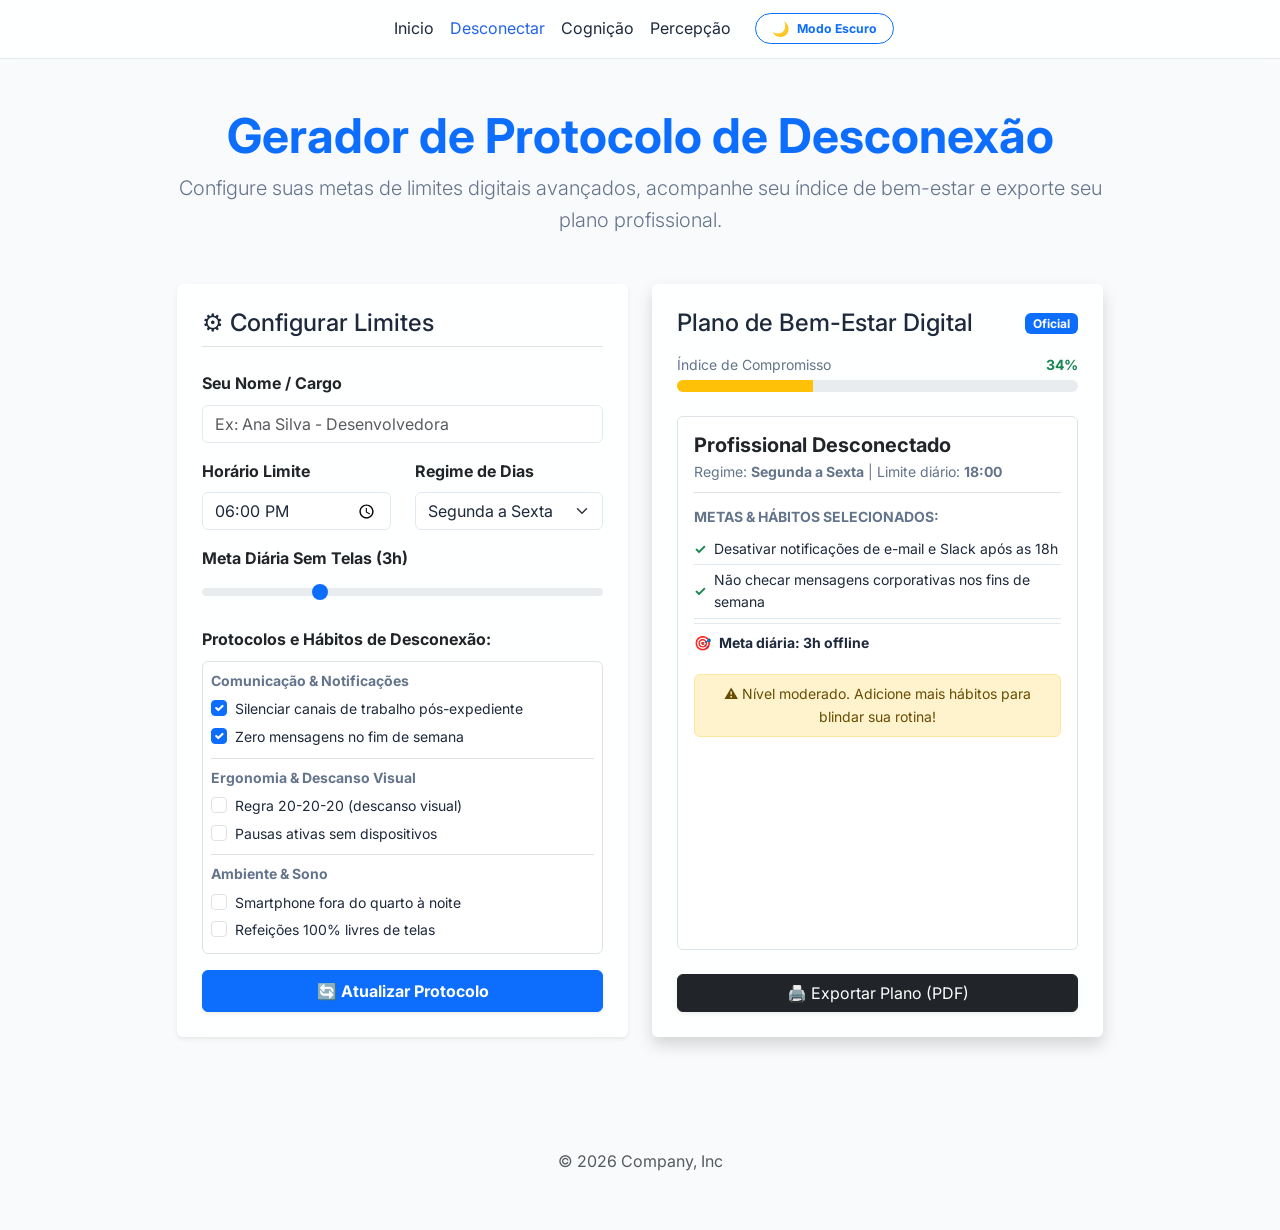
<file: gerador_de_desconexao.html>
<!DOCTYPE html>
<html lang="pt-br">

<head>
    <meta charset="UTF-8">
    <meta name="viewport" content="width=device-width, initial-scale=1.0">
    <title>DESCONEXÃO</title>
    <link href="https://cdn.jsdelivr.net/npm/bootstrap@5.3.8/dist/css/bootstrap.min.css" rel="stylesheet"
        integrity="sha384-sRIl4kxILFvY47J16cr9ZwB07vP4J8+LH7qKQnuqkuIAvNWLzeN8tE5YBujZqJLB" crossorigin="anonymous">
    <link rel="stylesheet" href="./css/styles.css">
</head>

<body>
    <header>
        <nav class="navbar navbar-expand-lg p-2">
            <div class="container-fluid">
                <button class="navbar-toggler" type="button" data-bs-toggle="collapse"
                    data-bs-target="#navbarNavAltMarkup" aria-controls="navbarNavAltMarkup" aria-expanded="false"
                    aria-label="Toggle navigation">
                    <span class="navbar-toggler-icon"></span>
                </button>
                <div class="collapse navbar-collapse" id="navbarNavAltMarkup">
                    <div class="navbar-nav">
                        <a class="nav-link" href="index.html">Inicio</a>
                        <a class="nav-link active" href="gerador_de_desconexao.html">Desconectar</a>
                        <a class="nav-link" href="simulador_cognitivo.html">Cognição</a>
                        <a class="nav-link" href="teste_autopercepcao.html">Percepção</a>
                    </div>
                </div>
            </div>
        </nav>
    </header>
    <main class="container my-5">
        <div class="row justify-content-center">
            <div class="col-lg-10">
                <!-- Cabeçalho da Ferramenta -->
                <div class="text-center mb-5 animate-fade-in">
                    <h1 class="fw-bold display-5 text-primary">Gerador de Protocolo de Desconexão</h1>
                    <p class="lead text-secondary">Configure suas metas de limites digitais avançados, acompanhe seu
                        índice de bem-estar e exporte seu plano profissional.</p>
                </div>

                <div class="row g-4">
                    <!-- Formulário de Configuração -->
                    <div class="col-md-6 d-print-none">
                        <div class="card shadow-sm border-0 h-100 card-hover-effect">
                            <div class="card-body p-4">
                                <h4 class="card-title mb-4 text-dark border-bottom pb-2">⚙️ Configurar Limites</h4>
                                <form id="formProtocolo">
                                    <div class="mb-3">
                                        <label for="nomeProfissional" class="form-label fw-bold">Seu Nome /
                                            Cargo</label>
                                        <input type="text" class="form-control" id="nomeProfissional"
                                            placeholder="Ex: Ana Silva - Desenvolvedora" required>
                                    </div>

                                    <div class="row">
                                        <div class="col-md-6 mb-3">
                                            <label for="horarioCorte" class="form-label fw-bold">Horário Limite</label>
                                            <input type="time" class="form-control" id="horarioCorte" value="18:00"
                                                required>
                                        </div>
                                        <div class="col-md-6 mb-3">
                                            <label for="diasSemana" class="form-label fw-bold">Regime de Dias</label>
                                            <select class="form-select" id="diasSemana">
                                                <option value="Segunda a Sexta">Segunda a Sexta</option>
                                                <option value="Dias Úteis + Finais de Semana">Todos os dias</option>
                                                <option value="Apenas Dias Úteis">Apenas Dias Úteis</option>
                                            </select>
                                        </div>
                                    </div>

                                    <div class="mb-3">
                                        <label for="metaTelas" class="form-label fw-bold">Meta Diária Sem Telas (<span
                                                id="valorMetaTelas">3</span>h)</label>
                                        <input type="range" class="form-range" min="1" max="8" value="3" id="metaTelas">
                                    </div>

                                    <div class="mb-3">
                                        <label class="form-label fw-bold">Protocolos e Hábitos de Desconexão:</label>

                                        <div class="accordion accordion-flush border rounded p-2 bg-light mb-3"
                                            id="accordionAcoes">
                                            <div class="bg-transparent mb-2">
                                                <span class="small fw-bold text-muted d-block mb-1">Comunicação &
                                                    Notificações</span>
                                                <div class="form-check">
                                                    <input class="form-check-input check-acao" type="checkbox"
                                                        value="Desativar notificações de e-mail e Slack após as 18h"
                                                        id="check1" checked>
                                                    <label class="form-check-label small" for="check1">Silenciar canais
                                                        de trabalho pós-expediente</label>
                                                </div>
                                                <div class="form-check">
                                                    <input class="form-check-input check-acao" type="checkbox"
                                                        value="Não checar mensagens corporativas nos fins de semana"
                                                        id="check2" checked>
                                                    <label class="form-check-label small" for="check2">Zero mensagens no
                                                        fim de semana</label>
                                                </div>
                                            </div>

                                            <div class="bg-transparent mb-2 border-top pt-2">
                                                <span class="small fw-bold text-muted d-block mb-1">Ergonomia & Descanso
                                                    Visual</span>
                                                <div class="form-check">
                                                    <input class="form-check-input check-acao" type="checkbox"
                                                        value="Aplicar a regra 20-20-20 a cada 2 horas de tela"
                                                        id="check3">
                                                    <label class="form-check-label small" for="check3">Regra 20-20-20
                                                        (descanso visual)</label>
                                                </div>
                                                <div class="form-check">
                                                    <input class="form-check-input check-acao" type="checkbox"
                                                        value="Fazer pausas ativas de 10 min sem dispositivos"
                                                        id="check4">
                                                    <label class="form-check-label small" for="check4">Pausas ativas sem
                                                        dispositivos</label>
                                                </div>
                                            </div>

                                            <div class="bg-transparent border-top pt-2">
                                                <span class="small fw-bold text-muted d-block mb-1">Ambiente &
                                                    Sono</span>
                                                <div class="form-check">
                                                    <input class="form-check-input check-acao" type="checkbox"
                                                        value="Guardar o smartphone fora do quarto 1 hora antes de dormir"
                                                        id="check5">
                                                    <label class="form-check-label small" for="check5">Smartphone fora
                                                        do quarto à noite</label>
                                                </div>
                                                <div class="form-check">
                                                    <input class="form-check-input check-acao" type="checkbox"
                                                        value="Evitar telas digitais durante as refeições principais"
                                                        id="check6">
                                                    <label class="form-check-label small" for="check6">Refeições 100%
                                                        livres de telas</label>
                                                </div>
                                            </div>
                                        </div>
                                    </div>

                                    <button type="button" id="btnGerar"
                                        class="btn btn-primary w-100 fw-bold py-2 shadow-sm pulse-button">🔄 Atualizar
                                        Protocolo</button>
                                </form>
                            </div>
                        </div>
                    </div>

                    <!-- Visualização e Exportação do Plano -->
                    <div class="col-md-6">
                        <div class="card shadow border-primary h-100 printable-card" id="cardPlano">
                            <div class="card-body p-4 d-flex flex-column">
                                <div class="d-flex justify-content-between align-items-center mb-3">
                                    <h4 class="card-title text-primary m-0">Plano de Bem-Estar Digital</h4>
                                    <span class="badge bg-primary d-print-inline">Oficial</span>
                                </div>

                                <div class="mb-4">
                                    <div class="d-flex justify-content-between small text-muted mb-1">
                                        <span>Índice de Compromisso</span>
                                        <span id="textoPorcentagem" class="fw-bold text-success">50%</span>
                                    </div>
                                    <div class="progress" style="height: 12px;">
                                        <div id="barraProgresso"
                                            class="progress-bar progress-bar-striped progress-bar-animated bg-success transition-progress"
                                            role="progressbar" style="width: 50%;"></div>
                                    </div>
                                </div>

                                <div id="conteudoProtocolo"
                                    class="border rounded p-3 bg-light flex-grow-1 shadow-inner">
                                    <div class="border-bottom pb-2 mb-3">
                                        <h5 id="previewNome" class="fw-bold text-dark mb-1">Profissional</h5>
                                        <p class="text-muted small mb-0">Regime: <strong id="previewDias">Segunda a
                                                Sexta</strong> | Limite diário: <strong
                                                id="previewHorario">18:00</strong></p>
                                    </div>

                                    <h6 class="fw-bold text-secondary text-uppercase small tracking-wide">Metas &
                                        Hábitos Selecionados:</h6>
                                    <ul id="previewListaAcoes" class="list-group list-group-flush mb-3">
                                        <!-- Itens adicionados via JS -->
                                    </ul>

                                    <div id="statusMensagem"
                                        class="alert alert-info py-2 px-3 small mt-3 mb-0 text-center animate-pulse">
                                        ✨ Protocolo pronto para ativação e exportação.
                                    </div>
                                </div>
                                <div class="d-flex gap-2 mt-4 d-print-none">
                                    <button id="btnImprimir" class="btn btn-dark w-100 shadow-sm">🖨️ Exportar Plano
                                        (PDF)</button>
                                </div>
                            </div>
                        </div>
                    </div>
                </div>
            </div>
        </div>
        <!-- Modal Dinâmico de Confirmação -->
        <div class="modal fade d-print-none" id="modalSucessoGerador" tabindex="-1" aria-hidden="true">
            <div class="modal-dialog modal-dialog-centered">
                <div class="modal-content p-3 text-center">
                    <div class="modal-body">
                        <div class="fs-1 text-success mb-2">🎉</div>
                        <h4 class="fw-bold">Protocolo Atualizado!</h4>
                        <p class="text-secondary small">Seu plano de bem-estar digital foi
                            reconfigurado com
                            sucesso e está pronto para exportação.</p>
                        <button type="button" class="btn btn-primary px-4 fw-bold"
                            data-bs-dismiss="modal">Entendido</button>
                    </div>
                </div>
            </div>
        </div>
    </main>
    <footer class="py-3 my-4">
        <p class="text-center text-body-secondary mt-5">© 2026 Company, Inc</p>
    </footer>
    <script src="https://cdn.jsdelivr.net/npm/bootstrap@5.3.8/dist/js/bootstrap.bundle.min.js"
        integrity="sha384-FKyoEForCGlyvwx9Hj09JcYn3nv7wiPVlz7YYwJrWVcXK/BmnVDxM+D2scQbITxI"
        crossorigin="anonymous"></script>
    <script src="./js/gerador_script.js"></script>
    <script src="./js/theme_toggle.js"></script>
</body>

</html>
</file>
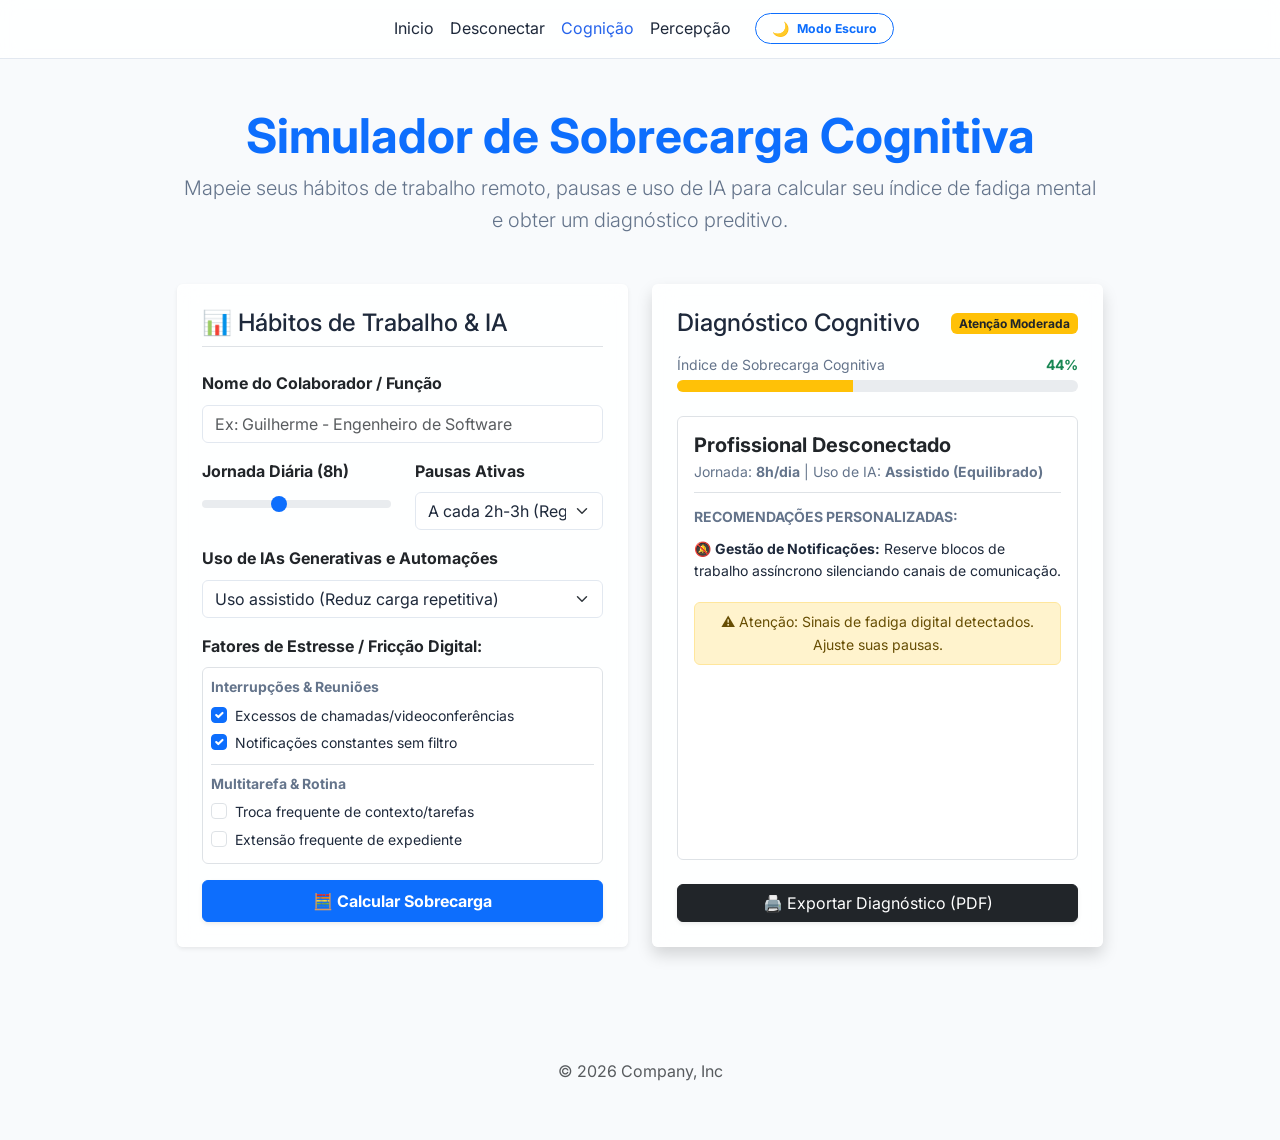
<file: simulador_cognitivo.html>
<!DOCTYPE html>
<html lang="pt-br">

<head>
    <meta charset="UTF-8">
    <meta name="viewport" content="width=device-width, initial-scale=1.0">
    <title>COGNITIVO</title>
    <link href="https://cdn.jsdelivr.net/npm/bootstrap@5.3.8/dist/css/bootstrap.min.css" rel="stylesheet"
        integrity="sha384-sRIl4kxILFvY47J16cr9ZwB07vP4J8+LH7qKQnuqkuIAvNWLzeN8tE5YBujZqJLB" crossorigin="anonymous">
    <link rel="stylesheet" href="./css/styles.css">
</head>

<body>
    <header>
        <nav class="navbar navbar-expand-lg p-2">
            <div class="container-fluid">
                <button class="navbar-toggler" type="button" data-bs-toggle="collapse"
                    data-bs-target="#navbarNavAltMarkup" aria-controls="navbarNavAltMarkup" aria-expanded="false"
                    aria-label="Toggle navigation">
                    <span class="navbar-toggler-icon"></span>
                </button>
                <div class="collapse navbar-collapse" id="navbarNavAltMarkup">
                    <div class="navbar-nav">
                        <a class="nav-link" href="index.html">Inicio</a>
                        <a class="nav-link" href="gerador_de_desconexao.html">Desconectar</a>
                        <a class="nav-link active" href="simulador_cognitivo.html">Cognição</a>
                        <a class="nav-link" href="teste_autopercepcao.html">Percepção</a>
                    </div>
                </div>
            </div>
        </nav>
    </header>
    <main class="container my-5">
        <div class="row justify-content-center">
            <div class="col-lg-10">
                <!-- Cabeçalho da Ferramenta -->
                <div class="text-center mb-5 animate-fade-in">
                    <h1 class="fw-bold display-5 text-primary">Simulador de Sobrecarga Cognitiva</h1>
                    <p class="lead text-secondary">Mapeie seus hábitos de trabalho remoto, pausas e uso de IA para
                        calcular seu índice de fadiga mental e obter um diagnóstico preditivo.</p>
                </div>

                <div class="row g-4">
                    <!-- Formulário de Avaliação -->
                    <div class="col-md-6 d-print-none">
                        <div class="card shadow-sm border-0 h-100 card-hover-effect">
                            <div class="card-body p-4">
                                <h4 class="card-title mb-4 text-dark border-bottom pb-2">📊 Hábitos de Trabalho & IA
                                </h4>
                                <form id="formSimulador">
                                    <div class="mb-3">
                                        <label for="nomeProfissional" class="form-label fw-bold">Nome do Colaborador /
                                            Função</label>
                                        <input type="text" class="form-control" id="nomeProfissional"
                                            placeholder="Ex: Guilherme - Engenheiro de Software" required>
                                    </div>

                                    <div class="row">
                                        <div class="col-md-6 mb-3">
                                            <label for="horasTrabalho" class="form-label fw-bold">Jornada Diária (<span
                                                    id="valorHorasTrabalho">8</span>h)</label>
                                            <input type="range" class="form-range" min="4" max="14" value="8"
                                                id="horasTrabalho">
                                        </div>
                                        <div class="col-md-6 mb-3">
                                            <label for="frequenciaPausas" class="form-label fw-bold">Pausas
                                                Ativas</label>
                                            <select class="form-select" id="frequenciaPausas">
                                                <option value="alta">A cada 1h (Frequentes)</option>
                                                <option value="media" selected>A cada 2h-3h (Regulares)</option>
                                                <option value="rara">Raras / Quase nenhuma</option>
                                            </select>
                                        </div>
                                    </div>

                                    <div class="mb-3">
                                        <label for="usoIA" class="form-label fw-bold">Uso de IAs Generativas e
                                            Automações</label>
                                        <select class="form-select" id="usoIA">
                                            <option value="equilibrado" selected>Uso assistido (Reduz carga repetitiva)
                                            </option>
                                            <option value="excessivo">Uso contínuo / Múltiplas abas (Sobrecarga de
                                                contexto)</option>
                                            <option value="nenhum">Nenhum uso (Esforço 100% manual)</option>
                                        </select>
                                    </div>

                                    <div class="mb-3">
                                        <label class="form-label fw-bold">Fatores de Estresse / Fricção Digital:</label>

                                        <div class="accordion accordion-flush border rounded p-2 bg-light mb-3"
                                            id="accordionEstresse">
                                            <div class="bg-transparent mb-2">
                                                <span class="small fw-bold text-muted d-block mb-1">Interrupções &
                                                    Reuniões</span>
                                                <div class="form-check">
                                                    <input class="form-check-input check-fator" type="checkbox"
                                                        value="Mais de 4 horas diárias de reuniões por vídeo"
                                                        id="fator1" checked>
                                                    <label class="form-check-label small" for="fator1">Excessos de
                                                        chamadas/videoconferências</label>
                                                </div>
                                                <div class="form-check">
                                                    <input class="form-check-input check-fator" type="checkbox"
                                                        value="Notificações instantâneas ativadas o dia todo"
                                                        id="fator2" checked>
                                                    <label class="form-check-label small" for="fator2">Notificações
                                                        constantes sem filtro</label>
                                                </div>
                                            </div>

                                            <div class="bg-transparent border-top pt-2">
                                                <span class="small fw-bold text-muted d-block mb-1">Multitarefa &
                                                    Rotina</span>
                                                <div class="form-check">
                                                    <input class="form-check-input check-fator" type="checkbox"
                                                        value="Troca constante de contexto entre projetos" id="fator3">
                                                    <label class="form-check-label small" for="fator3">Troca frequente
                                                        de contexto/tarefas</label>
                                                </div>
                                                <div class="form-check">
                                                    <input class="form-check-input check-fator" type="checkbox"
                                                        value="Trabalho rotineiro após o horário regulamentar"
                                                        id="fator4">
                                                    <label class="form-check-label small" for="fator4">Extensão
                                                        frequente de expediente</label>
                                                </div>
                                            </div>
                                        </div>
                                    </div>

                                    <button type="button" id="btnCalcular"
                                        class="btn btn-primary w-100 fw-bold py-2 shadow-sm pulse-button">🧮 Calcular
                                        Sobrecarga</button>
                                </form>
                            </div>
                        </div>
                    </div>

                    <!-- Visualização do Diagnóstico -->
                    <div class="col-md-6">
                        <div class="card shadow border-primary h-100 printable-card" id="cardDiagnostico">
                            <div class="card-body p-4 d-flex flex-column">
                                <div class="d-flex justify-content-between align-items-center mb-3">
                                    <h4 class="card-title text-primary m-0">Diagnóstico Cognitivo</h4>
                                    <span id="badgeNivel" class="badge bg-success d-print-inline">Equilibrado</span>
                                </div>

                                <div class="mb-4">
                                    <div class="d-flex justify-content-between small text-muted mb-1">
                                        <span>Índice de Sobrecarga Cognitiva</span>
                                        <span id="textoPontuacao" class="fw-bold text-success">35%</span>
                                    </div>
                                    <div class="progress" style="height: 12px;">
                                        <div id="barraSobrecarga"
                                            class="progress-bar progress-bar-striped progress-bar-animated bg-success transition-progress"
                                            role="progressbar" style="width: 35%;"></div>
                                    </div>
                                </div>

                                <div id="conteudoDiagnostico"
                                    class="border rounded p-3 bg-light flex-grow-1 shadow-inner">
                                    <div class="border-bottom pb-2 mb-3">
                                        <h5 id="previewNome" class="fw-bold text-dark mb-1">Profissional</h5>
                                        <p class="text-muted small mb-0">Jornada: <strong
                                                id="previewJornada">8h/dia</strong> | Uso de IA: <strong
                                                id="previewIA">Assistido</strong></p>
                                    </div>

                                    <h6 class="fw-bold text-secondary text-uppercase small tracking-wide">Recomendações
                                        Personalizadas:</h6>
                                    <ul id="listaRecomendacoes" class="list-group list-group-flush mb-3">
                                        <!-- Recomendações geradas via JS -->
                                    </ul>

                                    <div id="statusDiagnostico"
                                        class="alert alert-success py-2 px-3 small mt-3 mb-0 text-center animate-pulse">
                                        ✅ Sua carga mental está dentro de limites sustentáveis.
                                    </div>
                                </div>

                                <div class="d-flex gap-2 mt-4 d-print-none">
                                    <button id="btnImprimir" class="btn btn-dark w-100 shadow-sm">🖨️ Exportar
                                        Diagnóstico (PDF)</button>
                                </div>
                            </div>
                        </div>
                    </div>
                </div>
            </div>
        </div>
        <!-- Modal Dinâmico de Confirmação -->
        <div class="modal fade d-print-none" id="modalSucessoCognitivo" tabindex="-1" aria-hidden="true">
            <div class="modal-dialog modal-dialog-centered">
                <div class="modal-content p-3 text-center">
                    <div class="modal-body">
                        <div class="fs-1 text-success mb-2">🎉</div>
                        <h4 class="fw-bold">Simulador Atualizado!</h4>
                        <p class="text-secondary small">Seu Diagnóstico Cognitivo foi
                            reconfigurado com
                            sucesso e está pronto para exportação.</p>
                        <button type="button" class="btn btn-primary px-4 fw-bold"
                            data-bs-dismiss="modal">Entendido</button>
                    </div>
                </div>
            </div>
        </div>
    </main>
    <footer class="py-3 my-4">
        <p class="text-center text-body-secondary mt-5">© 2026 Company, Inc</p>
    </footer>
    <script src="https://cdn.jsdelivr.net/npm/bootstrap@5.3.8/dist/js/bootstrap.bundle.min.js"
        integrity="sha384-FKyoEForCGlyvwx9Hj09JcYn3nv7wiPVlz7YYwJrWVcXK/BmnVDxM+D2scQbITxI"
        crossorigin="anonymous"></script>
    <script src="./js/simulador_script.js"></script>
    <script src="./js/theme_toggle.js"></script>
</body>

</html>
</file>
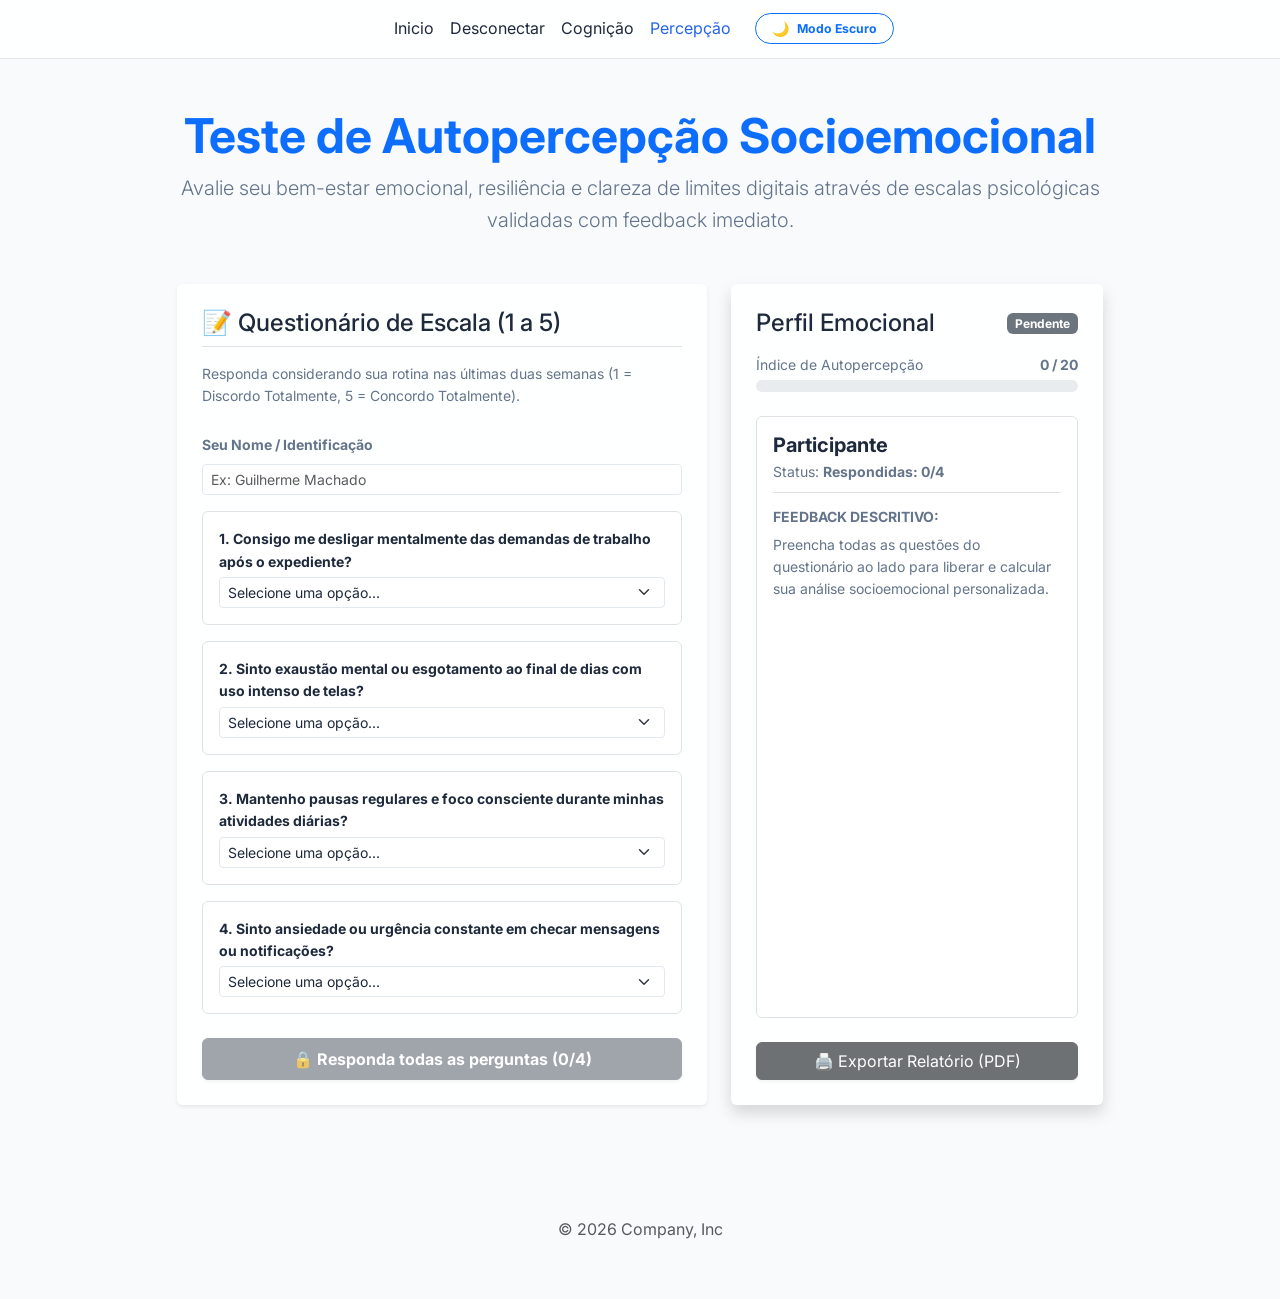
<file: teste_autopercepcao.html>
<!DOCTYPE html>
<html lang="pt-br">

<head>
    <meta charset="UTF-8">
    <meta name="viewport" content="width=device-width, initial-scale=1.0">
    <title>PERCEPÇÃO</title>
    <link href="https://cdn.jsdelivr.net/npm/bootstrap@5.3.8/dist/css/bootstrap.min.css" rel="stylesheet"
        integrity="sha384-sRIl4kxILFvY47J16cr9ZwB07vP4J8+LH7qKQnuqkuIAvNWLzeN8tE5YBujZqJLB" crossorigin="anonymous">
    <link rel="stylesheet" href="./css/styles.css">
</head>

<body>
    <header>
        <nav class="navbar navbar-expand-lg p-2">
            <div class="container-fluid">
                <button class="navbar-toggler" type="button" data-bs-toggle="collapse"
                    data-bs-target="#navbarNavAltMarkup" aria-controls="navbarNavAltMarkup" aria-expanded="false"
                    aria-label="Toggle navigation">
                    <span class="navbar-toggler-icon"></span>
                </button>
                <div class="collapse navbar-collapse" id="navbarNavAltMarkup">
                    <div class="navbar-nav">
                        <a class="nav-link" href="index.html">Inicio</a>
                        <a class="nav-link" href="gerador_de_desconexao.html">Desconectar</a>
                        <a class="nav-link" href="simulador_cognitivo.html">Cognição</a>
                        <a class="nav-link active" href="teste_autopercepcao.html">Percepção</a>
                    </div>
                </div>
            </div>
        </nav>
    </header>
    <main class="container my-5">
        <div class="row justify-content-center">
            <div class="col-lg-10">
                <!-- Cabeçalho da Ferramenta -->
                <div class="text-center mb-5 animate-fade-in">
                    <h1 class="fw-bold display-5 text-primary">Teste de Autopercepção Socioemocional</h1>
                    <p class="lead text-secondary">Avalie seu bem-estar emocional, resiliência e clareza de limites
                        digitais através de escalas psicológicas validadas com feedback imediato.</p>
                </div>

                <div class="row g-4">
                    <!-- Formulário / Questionário Interativo -->
                    <div class="col-md-7 d-print-none">
                        <div class="card shadow-sm border-0 h-100 card-hover-effect">
                            <div class="card-body p-4">
                                <h4 class="card-title mb-3 border-bottom pb-2">📝 Questionário de Escala (1 a
                                    5)</h4>
                                <p class="text-muted small mb-4">Responda considerando sua rotina nas últimas duas
                                    semanas (1 = Discordo Totalmente, 5 = Concordo Totalmente).</p>

                                <form id="formAutopercepcao">
                                    <div class="mb-3">
                                        <label for="nomeUsuario" class="form-label text-secondary fw-bold small">Seu Nome /
                                            Identificação</label>
                                        <input type="text" class="form-control form-control-sm" id="nomeUsuario" placeholder="Ex: Guilherme Machado" required>
                                    </div>

                                    <!-- Pergunta 1 -->
                                    <div class="mb-3 bg-light p-3 rounded border">
                                        <label class="form-label fw-bold small mb-1">1. Consigo me desligar
                                            mentalmente das demandas de trabalho após o expediente?</label>
                                        <select class="form-select form-select-sm score-input" required>
                                            <option value="" selected disabled>Selecione uma opção...</option>
                                            <option value="1">1 - Discordo totalmente</option>
                                            <option value="2">2 - Discordo parcialmente</option>
                                            <option value="3">3 - Neutro</option>
                                            <option value="4">4 - Concordo parcialmente</option>
                                            <option value="5">5 - Concordo totalmente</option>
                                        </select>
                                    </div>

                                    <!-- Pergunta 2 -->
                                    <div class="mb-3 bg-light p-3 rounded border">
                                        <label class="form-label fw-bold small mb-1">2. Sinto exaustão mental
                                            ou esgotamento ao final de dias com uso intenso de telas?</label>
                                        <select class="form-select form-select-sm score-input" required>
                                            <option value="" selected disabled>Selecione uma opção...</option>
                                            <option value="5">1 - Discordo totalmente (Baixa fadiga)</option>
                                            <option value="4">2 - Discordo parcialmente</option>
                                            <option value="3">3 - Neutro</option>
                                            <option value="2">4 - Concordo parcialmente</option>
                                            <option value="1">5 - Concordo totalmente (Alta exaustão)</option>
                                        </select>
                                    </div>

                                    <!-- Pergunta 3 -->
                                    <div class="mb-3 bg-light p-3 rounded border">
                                        <label class="form-label fw-bold small mb-1">3. Mantenho pausas
                                            regulares e foco consciente durante minhas atividades diárias?</label>
                                        <select class="form-select form-select-sm score-input" required>
                                            <option value="" selected disabled>Selecione uma opção...</option>
                                            <option value="1">1 - Discordo totalmente</option>
                                            <option value="2">2 - Discordo parcialmente</option>
                                            <option value="3">3 - Neutro</option>
                                            <option value="4">4 - Concordo parcialmente</option>
                                            <option value="5">5 - Concordo totalmente</option>
                                        </select>
                                    </div>

                                    <!-- Pergunta 4 -->
                                    <div class="mb-3 bg-light p-3 rounded border">
                                        <label class="form-label fw-bold small mb-1">4. Sinto ansiedade ou
                                            urgência constante em checar mensagens ou notificações?</label>
                                        <select class="form-select form-select-sm score-input" required>
                                            <option value="" selected disabled>Selecione uma opção...</option>
                                            <option value="5">1 - Discordo totalmente (Ótimo controle)</option>
                                            <option value="4">2 - Discordo parcialmente</option>
                                            <option value="3">3 - Neutro</option>
                                            <option value="2">4 - Concordo parcialmente</option>
                                            <option value="1">5 - Concordo totalmente (Forte ansiedade)</option>
                                        </select>
                                    </div>

                                    <!-- Botão inicialmente desativado -->
                                    <button type="button" id="btnCalcularTeste"
                                        class="btn btn-secondary w-100 fw-bold py-2 shadow-sm mt-2" disabled>🔒 Responda
                                        todas as perguntas para calcular</button>
                                </form>
                            </div>
                        </div>
                    </div>

                    <!-- Relatório e Feedback Imediato -->
                    <div class="col-md-5">
                        <div class="card shadow border-primary h-100 printable-card" id="cardResultado">
                            <div class="card-body p-4 d-flex flex-column">
                                <div class="d-flex justify-content-between align-items-center mb-3">
                                    <h4 class="card-title text-primary m-0">Perfil Emocional</h4>
                                    <span id="badgePerfil" class="badge bg-secondary d-print-inline">Pendente</span>
                                </div>

                                <div class="mb-4">
                                    <div class="d-flex justify-content-between small text-muted mb-1">
                                        <span>Índice de Autopercepção</span>
                                        <span id="textoScore" class="fw-bold">0 / 20</span>
                                    </div>
                                    <div class="progress" style="height: 12px;">
                                        <div id="barraProgressoTeste"
                                            class="progress-bar progress-bar-striped bg-secondary transition-progress"
                                            role="progressbar" style="width: 0%;"></div>
                                    </div>
                                </div>

                                <div id="conteudoRelatorio"
                                    class="border rounded p-3 bg-light flex-grow-1 shadow-inner">
                                    <div class="border-bottom pb-2 mb-3">
                                        <h5 id="previewNomeUser" class="fw-bold mb-1">Participante</h5>
                                        <p class="text-muted small mb-0">Status: <strong
                                                id="statusPreenchimento">Aguardando respostas</strong></p>
                                    </div>

                                    <h6 class="fw-bold text-secondary text-uppercase small tracking-wide">Feedback
                                        Descritivo:</h6>
                                    <p id="textoFeedback" class="text-secondary small mb-3">
                                        Preencha todas as questões do questionário ao lado para liberar e calcular sua
                                        análise socioemocional personalizada.
                                    </p>
                                </div>

                                <div class="d-flex gap-2 mt-4 d-print-none">
                                    <button id="btnImprimirTeste" class="btn btn-dark w-100 shadow-sm" disabled>🖨️
                                        Exportar Relatório (PDF)</button>
                                </div>
                            </div>
                        </div>
                    </div>
                </div>
            </div>
        </div>
        <!-- Modal Dinâmico de Confirmação -->
        <div class="modal fade d-print-none" id="modalSucessoPercepcao" tabindex="-1" aria-hidden="true">
            <div class="modal-dialog modal-dialog-centered">
                <div class="modal-content p-3 text-center">
                    <div class="modal-body">
                        <div class="fs-1 text-success mb-2">🎉</div>
                        <h4 class="fw-bold">Teste Atualizado!</h4>
                        <p class="text-secondary small">Seu Perfil Emocional foi
                            reconfigurado com
                            sucesso e está pronto para exportação.</p>
                        <button type="button" class="btn btn-primary px-4 fw-bold"
                            data-bs-dismiss="modal">Entendido</button>
                    </div>
                </div>
            </div>
        </div>
    </main>
    <footer class="py-3 my-4">
        <p class="text-center text-body-secondary mt-5">© 2026 Company, Inc</p>
    </footer>
    <script src="https://cdn.jsdelivr.net/npm/bootstrap@5.3.8/dist/js/bootstrap.bundle.min.js"
        integrity="sha384-FKyoEForCGlyvwx9Hj09JcYn3nv7wiPVlz7YYwJrWVcXK/BmnVDxM+D2scQbITxI"
        crossorigin="anonymous"></script>
    <script src="./js/percepcao_script.js"></script>
    <script src="./js/theme_toggle.js"></script>
</body>

</html>
</file>
<file: css/styles.css>
/* ==========================================================================
   1. DESIGN SYSTEM & VARIÁVEIS (:root & [data-theme="dark"])
   ================================================================********** */
   
@import url('https://fonts.googleapis.com/css2?family=Inter:wght@400;500;600;700&display=swap');

:root {
    /* Modo Claro (Default) */
    --primary-color: #2563eb;
    --surface-bg: rgba(255, 255, 255, 0.85);
    --card-bg: #ffffff;
    --body-bg: #f8fafc;
    --text-main: #1e293b;
    --text-muted: #64748b;
    --border-color: #e2e8f0;
    --glass-border: rgba(255, 255, 255, 0.4);
    --shadow-depth: 0 10px 30px -5px rgba(0, 0, 0, 0.08);

    /* Tipografia & Transições */
    --font-family: 'Inter', system-ui, -apple-system, sans-serif;
    --transition-smooth: all 0.3s cubic-bezier(0.4, 0, 0.2, 1);
}

[data-theme="dark"] {
    /* Modo Escuro */
    --primary-color: #60a5fa;
    --surface-bg: rgba(30, 41, 59, 0.75);
    --card-bg: #1e293b;
    --body-bg: #0f172a;
    --text-main: #f8fafc;
    --text-muted: #94a3b8;
    --border-color: #334155;
    --glass-border: rgba(255, 255, 255, 0.1);
    --shadow-depth: 0 12px 35px -5px rgba(0, 0, 0, 0.5);
}

/* ==========================================================================
   2. ESTILOS GLOBAIS COM SUPORTE A TEMAS
   ================================================================********** */

body {
    font-family: var(--font-family);
    background-color: var(--body-bg);
    color: var(--text-main);
    transition: background-color 0.4s ease, color 0.4s ease;
    line-height: 1.6;
}

h1, h2, h3, h4, h5, h6, .card-title {
    color: var(--text-main) !important;
}

.text-secondary, .text-muted {
    color: var(--text-muted) !important;
}

/* ==========================================================================
   3. GLASSMORPHISM & CARDS DE PROFUNDIDADE
   ================================================================********** */

.card, .accordion-item, .modal-content {
    background: var(--surface-bg) !important;
    backdrop-filter: blur(12px);
    -webkit-backdrop-filter: blur(12px);
    border: 1px solid var(--glass-border) !important;
    box-shadow: var(--shadow-depth);
    transition: var(--transition-smooth);
}

.bg-light {
    background-color: var(--surface-bg) !important;
    color: var(--text-main) !important;
}

.list-group-item {
    color: var(--text-main) !important;
    border-color: var(--border-color) !important;
}

.form-control, .form-select {
    background-color: var(--card-bg) !important;
    color: var(--text-main) !important;
    border-color: var(--border-color) !important;
}

.form-control:focus, .form-select:focus {
    border-color: var(--primary-color) !important;
    box-shadow: 0 0 0 0.25rem rgba(96, 165, 250, 0.25) !important;
}

/* Navbar */
.navbar {
    background: var(--surface-bg) !important;
    backdrop-filter: blur(10px);
    border-bottom: 1px solid var(--border-color);
}

.collapse {
    display: grid;
    justify-content: center;
}

.nav-link {
    color: var(--text-main) !important;
    transition: var(--transition-smooth);
}

.nav-link:hover, .nav-link.active {
    color: var(--primary-color) !important;
}

/* ==========================================================================
   4. ANIMAÇÕES CSS (@keyframes)
   ================================================================********** */

.animate-fade-in {
    animation: fadeIn 0.8s cubic-bezier(0.4, 0, 0.2, 1) forwards;
}

.pulse-button {
    animation: pulse 2s infinite;
}

@keyframes fadeIn {
    from {
        opacity: 0;
        transform: translateY(15px);
    }
    to {
        opacity: 1;
        transform: translateY(0);
    }
}

@keyframes pulse {
    0% {
        box-shadow: 0 0 0 0 rgba(37, 99, 235, 0.4);
    }
    70% {
        box-shadow: 0 0 0 10px rgba(37, 99, 235, 0);
    }
    100% {
        box-shadow: 0 0 0 0 rgba(37, 99, 235, 0);
    }
}

.card-hover-effect:hover {
    transform: translateY(-6px) scale(1.01);
    box-shadow: 0 20px 40px -10px rgba(0, 0, 0, 0.2) !important;
}

/* ==========================================================================
   5. REGRAS DE IMPRESSÃO
   ================================================================********** */

@media print {
    body * { visibility: hidden; }
    #cardDiagnostico, #cardDiagnostico *,
    #cardPlano, #cardPlano *,
    #cardResultado, #cardResultado * {
        visibility: visible;
    }
    #cardDiagnostico, #cardPlano, #cardResultado {
        position: absolute; left: 0; top: 0; width: 100%;
        border: none !important; box-shadow: none !important; background: #fff !important; color: #000 !important;
    }
    .d-print-none { display: none !important; }
}

/* ==========================================================================
   6. SOBRESCRITA DE CLASSES NATIVAS DO BOOTSTRAP PARA MODO ESCURO
   ================================================================********** */

/* Sobrescrita de Utilitários de Texto */
[data-theme="dark"] .text-dark,
[data-theme="dark"] h1,
[data-theme="dark"] h2,
[data-theme="dark"] h3,
[data-theme="dark"] h4,
[data-theme="dark"] h5,
[data-theme="dark"] h6,
[data-theme="dark"] label,
[data-theme="dark"] .form-label,
[data-theme="dark"] .card-title,
[data-theme="dark"] #previewNome,
[data-theme="dark"] #previewNomeUser {
    color: #f8fafc !important;
}

[data-theme="dark"] .text-secondary,
[data-theme="dark"] .text-muted,
[data-theme="dark"] p,
[data-theme="dark"] span:not(.badge) {
    color: #cbd5e1 !important;
}

/* Ajuste nos containers internos (ex: #conteudoProtocolo, #conteudoDiagnostico, #conteudoRelatorio) */
[data-theme="dark"] .bg-light,
[data-theme="dark"] #conteudoProtocolo,
[data-theme="dark"] #conteudoDiagnostico,
[data-theme="dark"] #conteudoRelatorio {
    background-color: rgba(15, 23, 42, 0.6) !important;
    border-color: #334155 !important;
    color: #f8fafc !important;
}

/* Ajustes em Inputs e Placeholders no Modo Escuro */
[data-theme="dark"] .form-control::placeholder {
    color: #64748b !important;
    opacity: 1;
}

[data-theme="dark"] .form-check-label {
    color: #e2e8f0 !important;
}

/* Ajuste nas caixas de Alertas (Alerts) */
[data-theme="dark"] .alert-info {
    background-color: rgba(30, 58, 138, 0.4) !important;
    color: #93c5fd !important;
    border-color: #1e40af !important;
}

[data-theme="dark"] .alert-success {
    background-color: rgba(20, 83, 45, 0.4) !important;
    color: #86efac !important;
    border-color: #166534 !important;
}

[data-theme="dark"] .alert-warning {
    background-color: rgba(113, 63, 18, 0.4) !important;
    color: #fde047 !important;
    border-color: #854d0e !important;
}

[data-theme="dark"] .alert-danger {
    background-color: rgba(127, 29, 29, 0.4) !important;
    color: #fca5a5 !important;
    border-color: #991b1b !important;
}

/* Ajuste nos Itens da Lista e Accordion */
[data-theme="dark"] .list-group-item {
    background-color: transparent !important;
    color: #e2e8f0 !important;
    border-color: #334155 !important;
}

[data-theme="dark"] .accordion-button {
    background-color: var(--card-bg) !important;
    color: #f8fafc !important;
}

[data-theme="dark"] .accordion-button:not(.collapsed) {
    background-color: rgba(37, 99, 235, 0.2) !important;
    color: #60a5fa !important;
}
</file>
